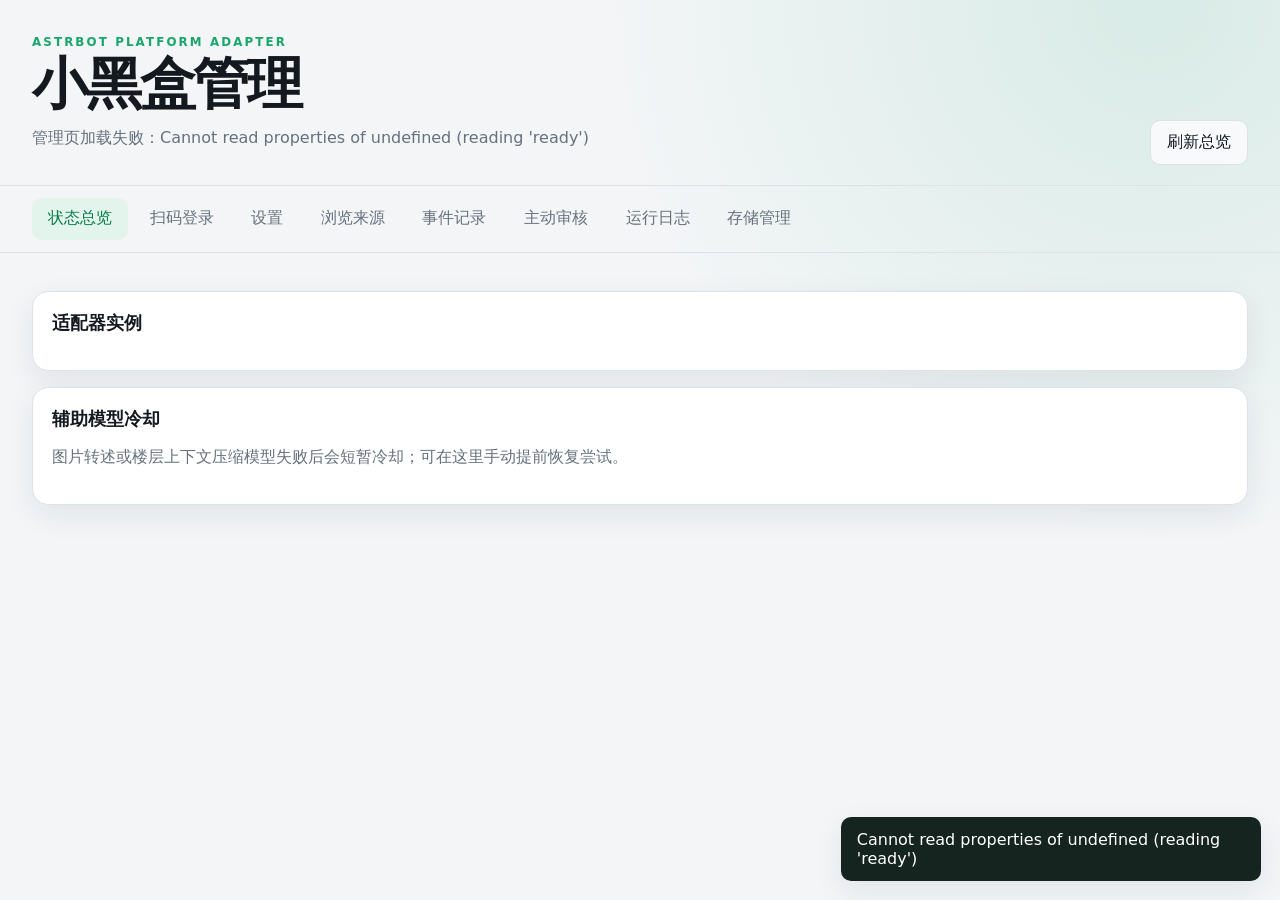
<file: pages/xiaoheihe/index.html>
<!doctype html>
<html lang="zh-CN">
  <head>
    <meta charset="utf-8" />
    <meta name="viewport" content="width=device-width,initial-scale=1" />
    <title>小黑盒管理</title>
    <link rel="stylesheet" href="./style.css" />
    <link rel="stylesheet" href="./sources.css" />
  </head>
  <body>
    <header class="hero">
      <div>
        <p class="eyebrow">ASTRBOT PLATFORM ADAPTER</p>
        <h1>小黑盒管理</h1>
        <p id="hero-summary">安全登录、原生事件、模拟运行与人工审核。</p>
      </div>
      <button id="refresh-all" class="secondary">刷新总览</button>
    </header>

    <div id="alerts" class="alerts" aria-live="polite"></div>

    <nav class="tabs" aria-label="管理模块">
      <button data-tab="overview" class="active">状态总览</button>
      <button data-tab="login">扫码登录</button>
      <button data-tab="settings">设置</button>
      <button data-tab="sources">浏览来源</button>
      <button data-tab="events">事件记录</button>
      <button data-tab="feed">主动审核</button>
      <button data-tab="logs">运行日志</button>
      <button data-tab="storage">存储管理</button>
    </nav>

    <main>
      <section id="overview" class="panel active">
        <div id="status-cards" class="card-grid"></div>
        <div class="surface">
          <h2>适配器实例</h2>
          <div id="adapter-list" class="table-wrap"></div>
        </div>
        <div class="surface">
          <h2>辅助模型冷却</h2>
          <p>图片转述或楼层上下文压缩模型失败后会短暂冷却；可在这里手动提前恢复尝试。</p>
          <div id="provider-cooldown-list" class="table-wrap"></div>
        </div>
      </section>

      <section id="login" class="panel">
        <div class="two-column">
          <div class="surface">
            <h2>账号档案</h2>
            <label>profile_id
              <select id="login-profile"></select>
            </label>
            <div class="button-row">
              <button id="request-qr">生成二维码</button>
              <button id="check-login" class="secondary">检查登录</button>
              <button id="logout" class="danger">安全退出</button>
            </div>
            <dl id="login-facts" class="facts"></dl>
          </div>
          <div class="surface qr-surface">
            <div id="qr-placeholder">尚未生成二维码</div>
            <img id="qr-image" alt="小黑盒扫码登录二维码" hidden />
            <p id="qr-countdown"></p>
          </div>
        </div>
      </section>

      <section id="settings" class="panel">
        <div class="surface">
          <div class="section-heading">
            <div>
              <h2>统一插件配置</h2>
              <p>AstrBot 原生插件设置与本页共享同一个配置对象；保存后按需热重载后台任务。</p>
            </div>
            <div class="button-row">
              <button id="save-config">校验并保存</button>
              <button id="restore-defaults" class="secondary">恢复默认</button>
            </div>
          </div>
          <div id="config-form" class="config-form" aria-label="插件配置表单"></div>
          <p id="config-result" class="result"></p>
        </div>
      </section>

      <section id="sources" class="panel">
        <div class="surface">
          <div class="section-heading">
            <div>
              <h2>主动浏览来源</h2>
              <p>真实分区优先；仅在未选择真实分区或全部真实分区请求失败时，才使用兼容/回退推荐流分类。</p>
            </div>
            <span id="source-mode-badge" class="source-badge">读取中</span>
          </div>

          <div class="source-summary-card">
            <div>
              <p class="source-kicker">真实分区浏览（推荐）</p>
              <strong id="source-summary-names">尚未选择真实分区</strong>
              <p id="source-summary-count">0 个分区</p>
            </div>
            <div class="button-row">
              <button id="probe-topics" class="secondary" type="button">探测/刷新真实分区</button>
              <button id="edit-topic-selection" type="button">修改选择</button>
            </div>
          </div>
          <p id="topic-probe-status" class="result">打开本页后会读取当前浏览来源配置。</p>

          <div id="topic-selection-editor" class="source-editor" hidden>
            <div class="section-heading compact-heading">
              <div>
                <h3>选择真实分区</h3>
                <p>最多选择 20 个。支持按分区名称、所属组或 topic_id 搜索。</p>
              </div>
              <strong id="topic-selection-count">0 / 20</strong>
            </div>
            <input id="topic-search" type="search" placeholder="搜索：数码硬件、情投一盒、无畏契约、topic_id…" />
            <div id="topic-probe-list" class="topic-probe-list"></div>
            <div class="button-row source-actions">
              <button id="save-topic-selection" type="button" disabled>保存真实分区</button>
              <button id="cancel-topic-selection" class="secondary" type="button">取消</button>
            </div>
          </div>
        </div>

        <div class="surface">
          <div class="section-heading">
            <div>
              <h2>兼容/回退推荐流分类</h2>
              <p>在没有选择任何真实分区时，以及所选真实分区本轮全部请求失败时生效。支持多选；“全部”与其他分类互斥。</p>
            </div>
            <button id="save-fallback-sources" type="button">保存回退分类</button>
          </div>
          <p id="fallback-source-status" class="result"></p>
          <div id="fallback-source-list" class="fallback-source-grid"></div>
        </div>
      </section>

      <section id="events" class="panel">
        <div class="surface">
          <div class="filters">
            <select id="event-status">
              <option value="">全部状态</option>
              <option value="sent">已发送</option><option value="generated">已生成</option><option value="dry_run">模拟运行</option><option value="ignored">已忽略</option>
              <option value="retry_wait">等待重试</option><option value="send_unknown">发送状态未知</option>
              <option value="dead_letter">处理失败</option><option value="dispatched">已提交 AI</option>
            </select>
            <input id="event-uid" placeholder="用户 UID" />
            <input id="event-post" placeholder="帖子 ID" />
            <input id="event-keyword" placeholder="关键词" />
            <input id="event-start" type="datetime-local" aria-label="开始时间" />
            <input id="event-end" type="datetime-local" aria-label="结束时间" />
            <button id="search-events">查询</button>
          </div>
          <div id="event-table" class="table-wrap"></div>
          <div class="button-row pagination">
            <button id="event-prev" class="secondary">上一页</button>
            <span id="event-page">第 1 页</span>
            <button id="event-next" class="secondary">下一页</button>
          </div>
        </div>
      </section>

      <section id="feed" class="panel">
        <div class="surface">
          <div class="section-heading">
            <div>
              <h2>主动回复候选</h2>
              <p>批准时直接发送当前已审核文本，生成阶段只执行一次模型调用。</p>
            </div>
            <button id="reject-expired" class="danger secondary">拒绝 72 小时前候选</button>
          </div>
          <div id="candidate-list" class="candidate-list"></div>
        </div>
      </section>

      <section id="logs" class="panel">
        <div class="surface">
          <p>此处显示当前运行期间的脱敏日志缓存；重载后清空。历史运行日志请在 AstrBot 中查看。</p>
          <div class="filters">
            <select id="log-level"><option value="">全部级别</option><option>INFO</option><option>WARNING</option><option>ERROR</option></select>
            <input id="log-keyword" placeholder="日志关键词" />
            <button id="search-logs">筛选</button>
            <button id="copy-diagnostics" class="secondary">复制脱敏诊断</button>
          </div>
          <div id="sse-state" class="sse-state">打开运行日志时连接 SSE</div>
          <pre id="log-output" class="log-output"></pre>
          <div id="diagnostics-fallback" class="diagnostics-fallback" hidden>
            <p>当前页面的剪贴板权限受限，请长按或全选下面的脱敏诊断并复制。</p>
            <textarea id="diagnostics-output" readonly aria-label="脱敏诊断内容"></textarea>
          </div>
        </div>
      </section>

      <section id="storage" class="panel">
        <div id="storage-cards" class="card-grid"></div>
        <div class="surface">
          <div class="section-heading">
            <h2>安全清理</h2>
            <div class="button-row">
              <button id="preview-cleanup" class="secondary">清理预览</button>
              <button id="run-cleanup" class="danger">执行清理</button>
            </div>
          </div>
          <pre id="cleanup-output"></pre>
        </div>
      </section>
    </main>

    <div id="confirm-overlay" class="confirm-overlay" hidden>
      <section
        class="confirm-card"
        role="dialog"
        aria-modal="true"
        aria-labelledby="confirm-title"
        aria-describedby="confirm-message"
      >
        <h2 id="confirm-title">请确认操作</h2>
        <p id="confirm-message"></p>
        <div class="button-row confirm-actions">
          <button id="confirm-cancel" class="secondary" type="button">取消</button>
          <button id="confirm-accept" type="button">确认</button>
        </div>
      </section>
    </div>
    <div id="toast" class="toast" role="status" aria-live="polite"></div>
    <script type="module" src="./app.js"></script>
    <script type="module" src="./topic_probe.js"></script>
  </body>
</html>
</file>
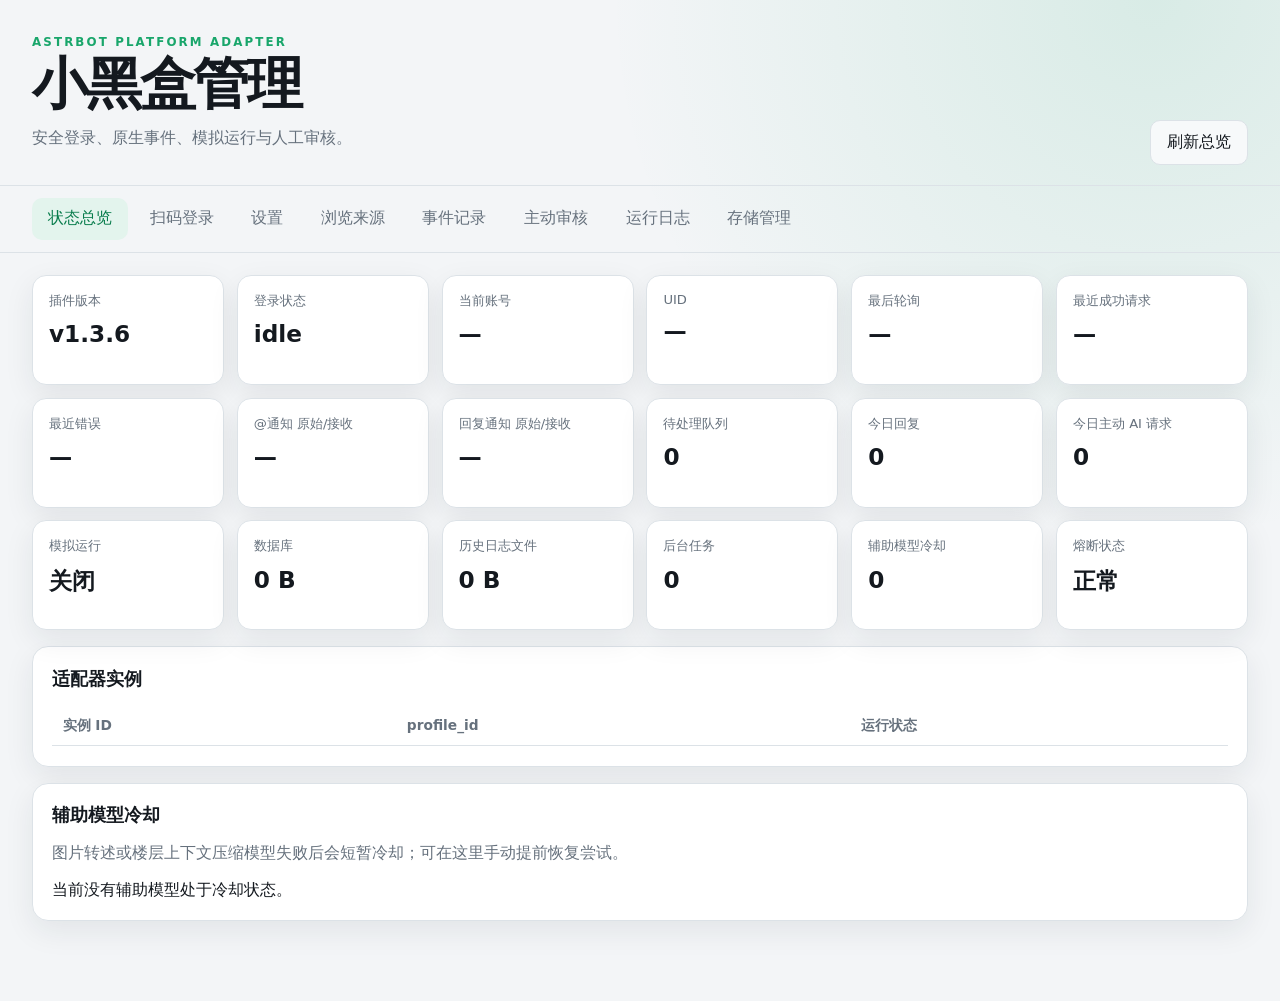
<file: tests/fixtures/approval_page_harness.html>
<!doctype html>
<html lang="zh-CN">
  <head>
    <meta charset="utf-8" />
    <title>小黑盒管理页交互测试</title>
  </head>
  <body>
    <script>
      window.__approvalCalls = [];
      window.__apiGetCalls = [];
      window.AstrBotPluginPage = {
        ready: async () => {},
        apiGet: async (path, query = {}) => {
          window.__apiGetCalls.push({ path, query });
          if (path === "config") {
            return {
              profiles: [{ profile_id: "default", display_name: "默认账号" }],
              proactive_feed: { dry_run: true },
            };
          }
          if (path === "config/schema") return {};
          if (path === "status") {
            return {
              version: "v1.3.6",
              profiles: [],
              adapters: [],
              tasks: [],
              alerts: [],
              database_size: 0,
              log_size: 0,
            };
          }
          if (path === "logs") return { items: [] };
          if (path === "storage") return { database_size: 0, log_size: 0, counts: {} };
          if (path === "auth/status") {
            return { state: "success", profile_id: "default", nickname: "测试账号", uid: "1" };
          }
          if (path === "events") return { page: 1, page_size: 50, total: 0, items: [] };
          if (path === "feed/candidates") {
            return query.status === "pending"
              ? {
                  items: [{
                    id: 7,
                    profile_id: "default",
                    post_id: "123",
                    post_title: "移动端批准测试",
                    post_author_uid: "42",
                    status: "pending",
                    reason: "推荐流",
                    generated_text: "这是一条待审核回复",
                  }],
                }
              : { items: [] };
          }
          return {};
        },
        apiPost: async (path, payload) => {
          window.__approvalCalls.push({ path, payload });
          if (path.endsWith("/approve")) return { approved: true, result: "dry_run" };
          return {};
        },
        subscribeSSE: async () => "mock-sse",
        unsubscribeSSE: async () => {},
      };

      fetch("/pages/xiaoheihe/index.html?v=1.3.6", { cache: "no-store" })
        .then((response) => response.text())
        .then((html) => {
          document.open();
          document.write(html.replace("<head>", '<head><base href="/pages/xiaoheihe/">'));
          document.close();
        });
    </script>
  </body>
</html>
</file>
<file: pages/xiaoheihe/style.css>
:root {
  color-scheme: light;
  --bg: #f3f5f7;
  --surface: #ffffff;
  --surface-2: #f7f9fa;
  --text: #14191f;
  --muted: #66717d;
  --line: #dce2e7;
  --accent: #19a66b;
  --accent-strong: #087c4c;
  --danger: #d43f49;
  --warning: #c47c08;
  --shadow: 0 10px 30px rgb(21 36 48 / 8%);
}

[data-theme="dark"] {
  color-scheme: dark;
  --bg: #0f1519;
  --surface: #171f24;
  --surface-2: #1d272d;
  --text: #eaf0f3;
  --muted: #9aa8b1;
  --line: #2b3941;
  --accent: #38d996;
  --accent-strong: #74efb8;
  --danger: #ff7780;
  --warning: #f0b85c;
  --shadow: 0 12px 40px rgb(0 0 0 / 28%);
}

* { box-sizing: border-box; }

body {
  margin: 0;
  min-height: 100vh;
  color: var(--text);
  background:
    radial-gradient(circle at 90% 0%, rgb(25 166 107 / 12%), transparent 34rem),
    var(--bg);
  font-family: Inter, "PingFang SC", "Microsoft YaHei", system-ui, sans-serif;
}

button, input, select, textarea { font: inherit; }

button {
  border: 0;
  border-radius: 10px;
  padding: 0.68rem 1rem;
  color: #fff;
  background: var(--accent-strong);
  cursor: pointer;
  transition: transform 120ms ease, opacity 120ms ease;
}

button:hover { transform: translateY(-1px); }
button:disabled { cursor: wait; opacity: 0.55; transform: none; }
button.secondary { color: var(--text); background: var(--surface-2); border: 1px solid var(--line); }
button.danger { background: var(--danger); color: #fff; }
button.danger.secondary { color: var(--danger); background: transparent; border-color: var(--danger); }

.hero {
  display: flex;
  align-items: end;
  justify-content: space-between;
  gap: 1rem;
  max-width: 1300px;
  margin: 0 auto;
  padding: 2.2rem 2rem 1.3rem;
}

.eyebrow { margin: 0 0 0.4rem; color: var(--accent); font-size: 0.74rem; font-weight: 800; letter-spacing: 0.18em; }
h1 { margin: 0; font-size: clamp(2rem, 5vw, 3.5rem); line-height: 1; letter-spacing: -0.04em; }
h2 { margin: 0 0 1rem; font-size: 1.12rem; }
p { color: var(--muted); }

.alerts, .tabs, main { max-width: 1300px; margin-inline: auto; }
.alerts { padding: 0 2rem; }
.alert { margin-bottom: 0.5rem; padding: 0.75rem 1rem; border: 1px solid var(--danger); border-radius: 10px; color: var(--danger); background: color-mix(in srgb, var(--danger) 8%, var(--surface)); }

.tabs {
  display: flex;
  gap: 0.35rem;
  overflow-x: auto;
  padding: 0.7rem 2rem;
  border-block: 1px solid var(--line);
}
.tabs button { white-space: nowrap; color: var(--muted); background: transparent; }
.tabs button.active { color: var(--accent-strong); background: color-mix(in srgb, var(--accent) 12%, var(--surface)); }

main { padding: 1.4rem 2rem 4rem; }
.panel { display: none; }
.panel.active { display: block; animation: enter 180ms ease both; }
@keyframes enter { from { opacity: 0; transform: translateY(5px); } }

.surface {
  margin-bottom: 1rem;
  padding: 1.2rem;
  border: 1px solid var(--line);
  border-radius: 16px;
  background: var(--surface);
  box-shadow: var(--shadow);
}

.card-grid { display: grid; grid-template-columns: repeat(auto-fit, minmax(180px, 1fr)); gap: 0.8rem; margin-bottom: 1rem; }
.metric { min-height: 110px; padding: 1rem; border: 1px solid var(--line); border-radius: 14px; background: var(--surface); box-shadow: var(--shadow); }
.metric .label { color: var(--muted); font-size: 0.82rem; }
.metric .value { margin-top: 0.65rem; font-size: 1.45rem; font-weight: 750; overflow-wrap: anywhere; }

.two-column { display: grid; grid-template-columns: minmax(280px, 1fr) minmax(280px, 1fr); gap: 1rem; }
.qr-surface { display: grid; min-height: 360px; place-items: center; text-align: center; }
#qr-image { width: min(280px, 80%); aspect-ratio: 1; border-radius: 16px; background: white; padding: 0.65rem; }

label { display: grid; gap: 0.35rem; margin: 0.7rem 0; color: var(--muted); }
input, select, textarea {
  width: 100%;
  border: 1px solid var(--line);
  border-radius: 9px;
  padding: 0.68rem 0.75rem;
  color: var(--text);
  background: var(--surface-2);
}
textarea { min-height: 130px; resize: vertical; }

.config-form { display: grid; gap: 0.8rem; }
.config-section {
  overflow: hidden;
  border: 1px solid var(--line);
  border-radius: 13px;
  background: var(--surface-2);
}
.config-section > summary {
  display: flex;
  align-items: center;
  justify-content: space-between;
  gap: 1rem;
  padding: 0.9rem 1rem;
  color: var(--text);
  font-weight: 750;
  cursor: pointer;
}
.config-section > summary small { color: var(--muted); font-weight: 500; }
.config-section > .config-hint { display: block; padding: 0 1rem 0.8rem; }
.config-grid {
  display: grid;
  grid-template-columns: repeat(auto-fit, minmax(240px, 1fr));
  gap: 0.8rem;
  padding: 0.2rem 1rem 1rem;
}
.config-field, .config-toggle {
  margin: 0;
  padding: 0.75rem;
  border: 1px solid var(--line);
  border-radius: 10px;
  background: var(--surface);
}
.config-label, .config-toggle strong { color: var(--text); font-size: 0.9rem; }
.config-hint { color: var(--muted); font-size: 0.76rem; line-height: 1.45; }
.config-list { min-height: 92px; }
.config-toggle {
  display: flex;
  align-items: center;
  justify-content: space-between;
  gap: 1rem;
}
.config-toggle > span { display: grid; gap: 0.3rem; }
.config-toggle input {
  width: 2.8rem;
  min-width: 2.8rem;
  height: 1.45rem;
  accent-color: var(--accent);
}
.profile-cards { display: grid; gap: 0.8rem; padding: 0.2rem 1rem 0.8rem; }
.profile-card { border: 1px solid var(--line); border-radius: 12px; background: var(--surface); }
.profile-card .config-field, .profile-card .config-toggle { background: var(--surface-2); }
.profile-heading {
  display: flex;
  align-items: center;
  justify-content: space-between;
  gap: 0.8rem;
  padding: 0.85rem 1rem 0.2rem;
}
.profile-heading h3 { margin: 0; font-size: 1rem; overflow-wrap: anywhere; }
button.compact { padding: 0.45rem 0.65rem; font-size: 0.8rem; }
.add-profile { margin: 0 1rem 1rem; }

.button-row, .filters, .section-heading { display: flex; align-items: center; gap: 0.55rem; flex-wrap: wrap; }
.section-heading { justify-content: space-between; margin-bottom: 1rem; }
.section-heading h2, .section-heading p { margin-block: 0 0.25rem; }
.filters { margin-bottom: 1rem; }
.filters > input, .filters > select { width: auto; min-width: 150px; flex: 1; }

.facts { display: grid; grid-template-columns: auto 1fr; gap: 0.45rem 0.8rem; }
.facts dt { color: var(--muted); }
.facts dd { margin: 0; overflow-wrap: anywhere; }

.table-wrap { overflow-x: auto; }
table { width: 100%; border-collapse: collapse; font-size: 0.86rem; }
th, td { padding: 0.65rem; border-bottom: 1px solid var(--line); text-align: left; vertical-align: top; }
th { color: var(--muted); font-weight: 650; }
td.wrap { min-width: 240px; white-space: pre-wrap; overflow-wrap: anywhere; }

.candidate-list { display: grid; gap: 0.8rem; }
.candidate { padding: 1rem; border: 1px solid var(--line); border-radius: 12px; background: var(--surface-2); }
.candidate h3 { margin: 0 0 0.35rem; }
.candidate textarea { min-height: 110px; margin-block: 0.7rem; }

.log-output {
  min-height: 430px;
  max-height: 65vh;
  overflow: auto;
  border-radius: 10px;
  padding: 1rem;
  color: #bdebd7;
  background: #0c1412;
  font: 0.78rem/1.55 ui-monospace, "Cascadia Code", monospace;
  white-space: pre-wrap;
}
.sse-state { margin-bottom: 0.6rem; color: var(--muted); font-size: 0.82rem; }
.diagnostics-fallback { margin-top: 1rem; }
.diagnostics-fallback p { margin-top: 0; }
#diagnostics-output {
  min-height: 320px;
  font: 0.78rem/1.5 ui-monospace, "Cascadia Code", monospace;
}
.result { min-height: 1.2rem; }

.confirm-overlay {
  position: fixed;
  inset: 0;
  z-index: 20;
  display: grid;
  place-items: center;
  padding: 1.2rem;
  background: rgb(5 13 12 / 72%);
  backdrop-filter: blur(3px);
}
.confirm-overlay[hidden] { display: none; }
.confirm-card {
  width: min(440px, 100%);
  padding: 1.2rem;
  border: 1px solid var(--line);
  border-radius: 14px;
  background: var(--surface);
  box-shadow: var(--shadow);
}
.confirm-card h2 { margin: 0 0 0.65rem; font-size: 1.15rem; }
.confirm-card p { margin: 0; color: var(--muted); white-space: pre-wrap; }
.confirm-actions { justify-content: flex-end; margin-top: 1.1rem; }

.toast {
  position: fixed;
  right: 1.2rem;
  bottom: 1.2rem;
  z-index: 30;
  max-width: min(420px, calc(100vw - 2.4rem));
  padding: 0.8rem 1rem;
  border-radius: 10px;
  color: #fff;
  background: #16241f;
  box-shadow: var(--shadow);
  opacity: 0;
  pointer-events: none;
  transform: translateY(8px);
  transition: 160ms ease;
}
.toast.show { opacity: 1; transform: none; }
.toast[data-tone="success"] { background: #146044; }
.toast[data-tone="error"] { background: #7d2832; }

@media (max-width: 760px) {
  .hero { align-items: start; flex-direction: column; padding-inline: 1rem; }
  .alerts, .tabs, main { padding-inline: 1rem; }
  .two-column { grid-template-columns: 1fr; }
  .section-heading { align-items: start; flex-direction: column; }
  .confirm-actions button { flex: 1; }
}
</file>
<file: pages/xiaoheihe/sources.css>
.source-badge {
  display: inline-flex;
  align-items: center;
  min-height: 2rem;
  padding: 0.35rem 0.7rem;
  border: 1px solid var(--line);
  border-radius: 999px;
  color: var(--muted);
  background: var(--surface-2);
  font-size: 0.8rem;
  font-weight: 750;
}

.source-badge[data-mode="topics"] {
  color: var(--accent-strong);
  border-color: color-mix(in srgb, var(--accent) 34%, var(--line));
  background: color-mix(in srgb, var(--accent) 10%, var(--surface));
}

.source-summary-card {
  display: flex;
  align-items: center;
  justify-content: space-between;
  gap: 1rem;
  padding: 1rem;
  border: 1px solid var(--line);
  border-radius: 14px;
  background: var(--surface-2);
}

.source-summary-card strong {
  display: block;
  max-width: 800px;
  color: var(--text);
  line-height: 1.55;
  overflow-wrap: anywhere;
}

.source-summary-card p { margin: 0.28rem 0 0; }
.source-kicker { color: var(--accent-strong); font-size: 0.8rem; font-weight: 800; }

.source-editor {
  margin-top: 1rem;
  padding: 1rem;
  border: 1px solid var(--line);
  border-radius: 14px;
  background: var(--surface-2);
}

.source-editor[hidden] { display: none; }
.compact-heading { margin-bottom: 0.7rem; }
.compact-heading h3, .compact-heading p { margin: 0; }
.topic-probe-list { display: grid; gap: 0.65rem; margin-top: 0.8rem; }
.source-actions { justify-content: flex-end; margin-top: 0.9rem; }

.fallback-source-grid {
  display: grid;
  grid-template-columns: repeat(auto-fit, minmax(160px, 1fr));
  gap: 0.65rem;
}

.fallback-source-option {
  display: flex;
  grid-template-columns: none;
  align-items: center;
  gap: 0.65rem;
  margin: 0;
  padding: 0.7rem 0.8rem;
  border: 1px solid var(--line);
  border-radius: 10px;
  color: var(--text);
  background: var(--surface-2);
}

.fallback-source-option input {
  width: auto;
  margin: 0;
  accent-color: var(--accent);
}

.fallback-source-option:has(input:disabled) {
  opacity: 0.56;
}

.result[data-tone="success"] { color: var(--accent-strong); }
.result[data-tone="warning"] { color: var(--warning); }
.result[data-tone="error"] { color: var(--danger); }

@media (max-width: 760px) {
  .source-summary-card { align-items: stretch; flex-direction: column; }
  .source-summary-card .button-row button { flex: 1; }
  .fallback-source-grid { grid-template-columns: 1fr 1fr; }
}
</file>
